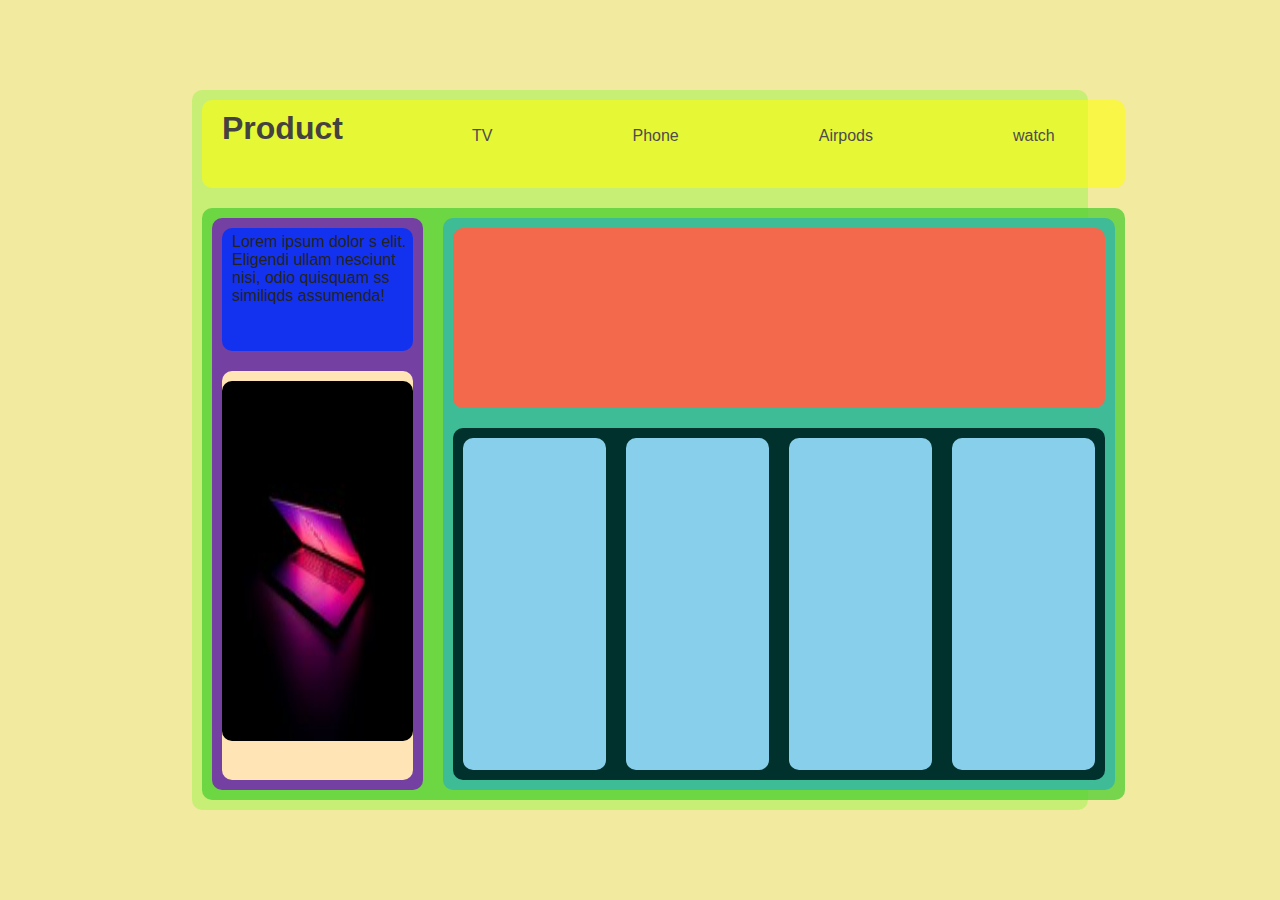
<file: 2-dars/index.html>
<!DOCTYPE html>
<html lang="en">

<head>
    <meta charset="UTF-8">
    <meta http-equiv="X-UA-Compatible" content="IE=edge">
    <meta name="viewport" content="width=device-width, initial-scale=1.0">
    <title>Grid part 2</title>
    <link rel="stylesheet" href="style.css">
</head>

<body>
    <div class="container">
        <div class="navigation">
            <h1>Product</h1>
            <ul class="collection">
                <li class="collection_item">TV</li>
                <li class="collection_item">Phone</li>
                <li class="collection_item">Airpods</li>
                <li class="collection_item">watch</li>
            </ul>
</div>
        <div class="section">
            <div class="sidebar">
                <div class="opper_sidebar"><p>Lorem ipsum dolor s elit. Eligendi ullam nesciunt nisi, odio quisquam ss similiqds assumenda!</p></div>
                <div class="bottom_sidebar"><img src="./noutbuk_klavishi_svechenie_170138_300x168.jpg" alt=""></div>
            </div>
            <div class="main">
                <div class="main_banner">
                    <div class="div1">
                        
                    </div>
                </div>
                <div class="main_article">
                    <div class="product"></div>
                    <div class="product"></div>
                    <div class="product"></div>
                    <div class="product"></div>
                </div>
            </div>
        </div>
    </div>
</body>

</html>
</file>
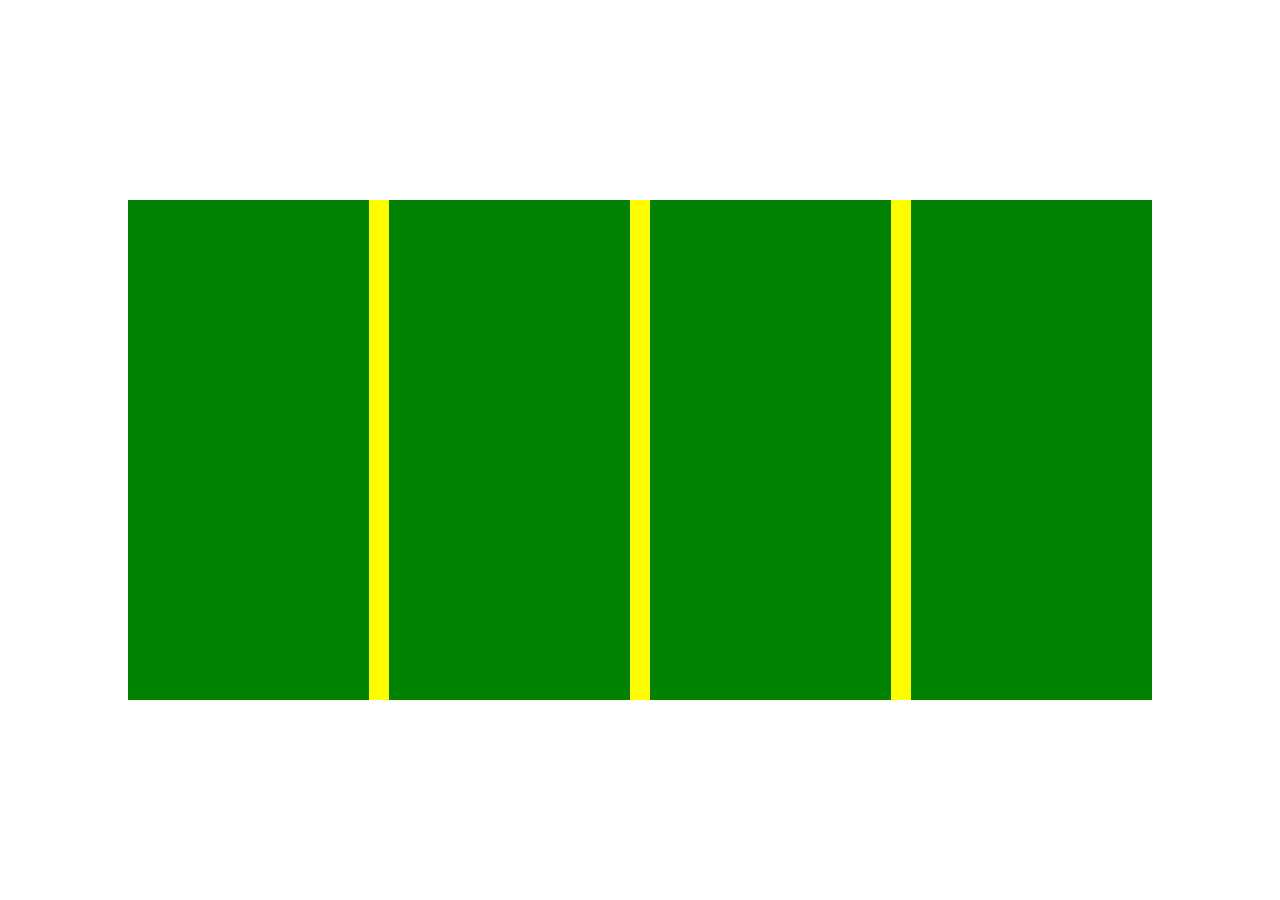
<file: 4-dars/index.html>
<!DOCTYPE html>
<html lang="en">

<head>
    <meta charset="UTF-8">
    <meta http-equiv="X-UA-Compatible" content="IE=edge">
    <meta name="viewport" content="width=device-width, initial-scale=1.0">
    <title>Media query</title>
    <link rel="stylesheet" href="style.css">   
</head>

<body>
    <!-- <div class="container">
        <div class="product"></div>
        <div class="product"></div>
        <div class="product"></div>
        <div class="product"></div>
    </div> -->

    <!-- <div class="box">

    </div> -->

    <div class="wrapper">
        <div class="box"></div>
        <div class="box"></div>
        <div class="box"></div>
        <div class="box"></div>
    </div>
</body>

</html>
</file>
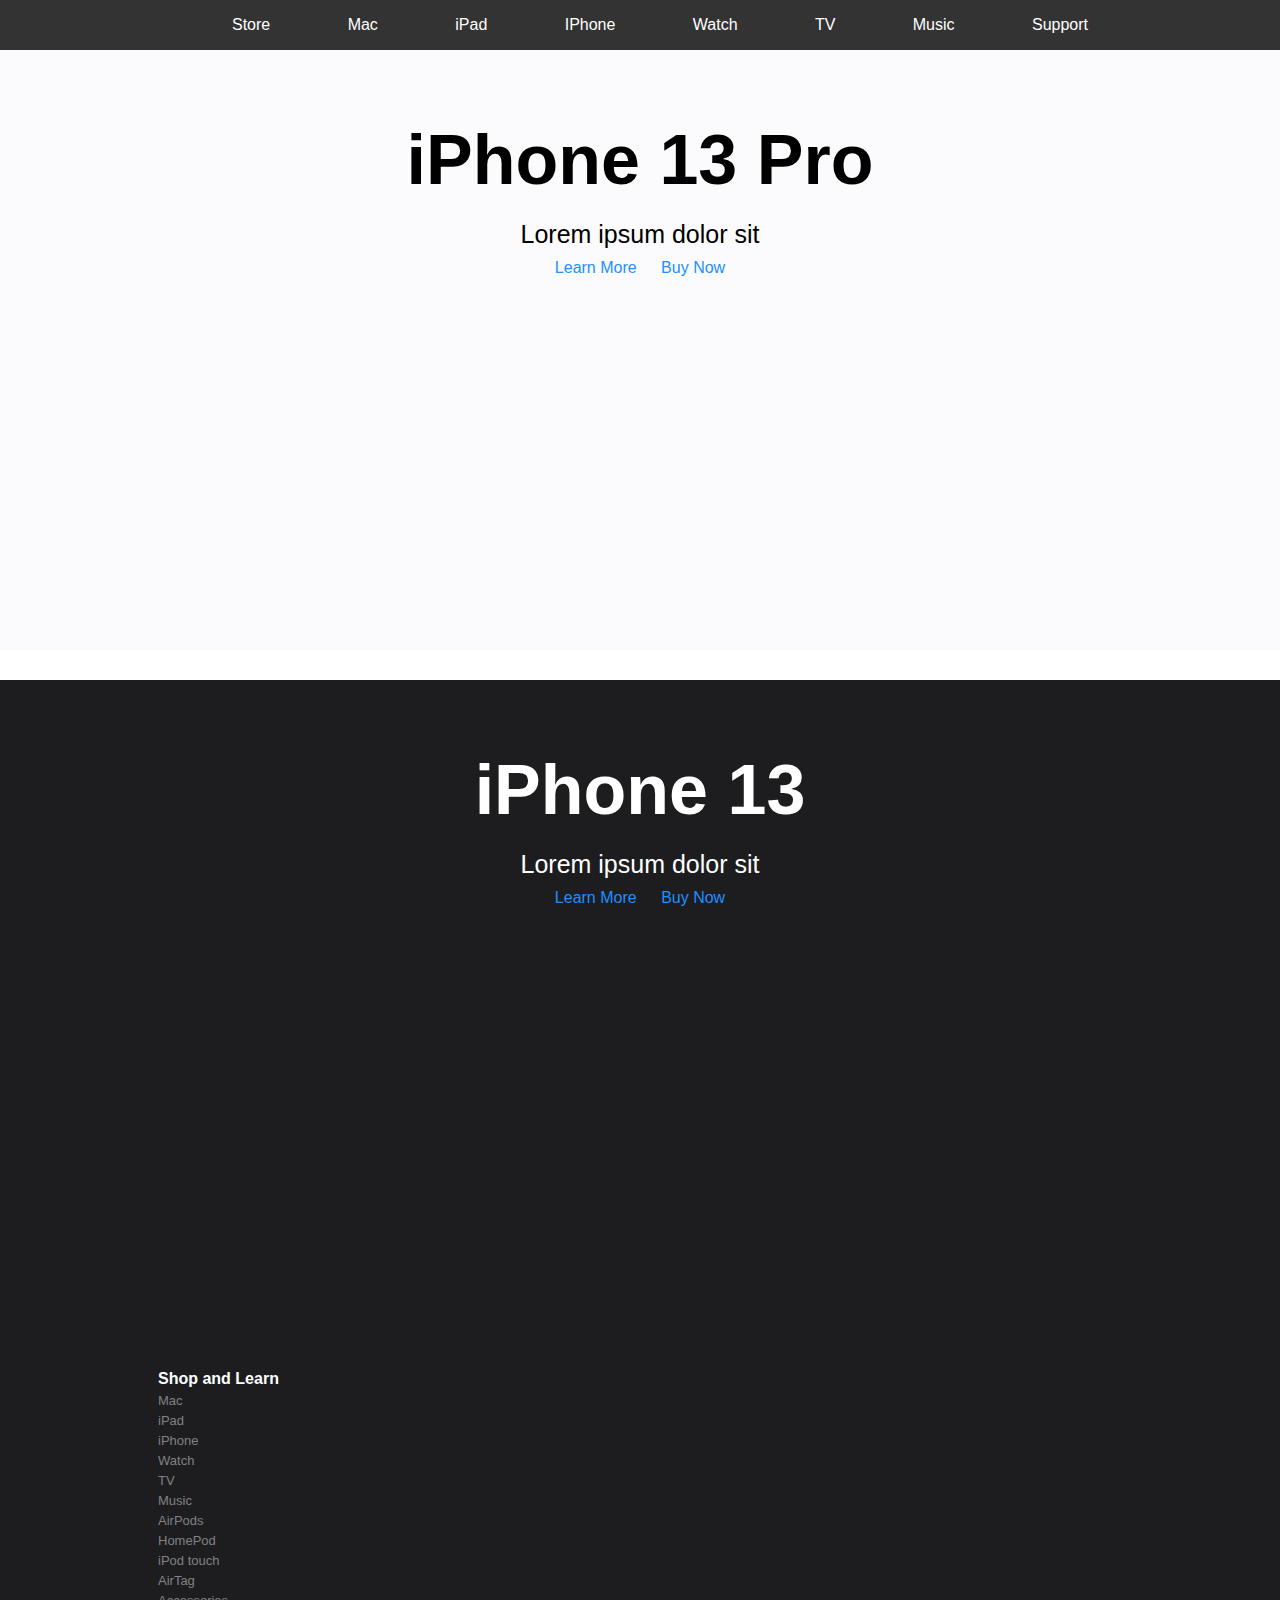
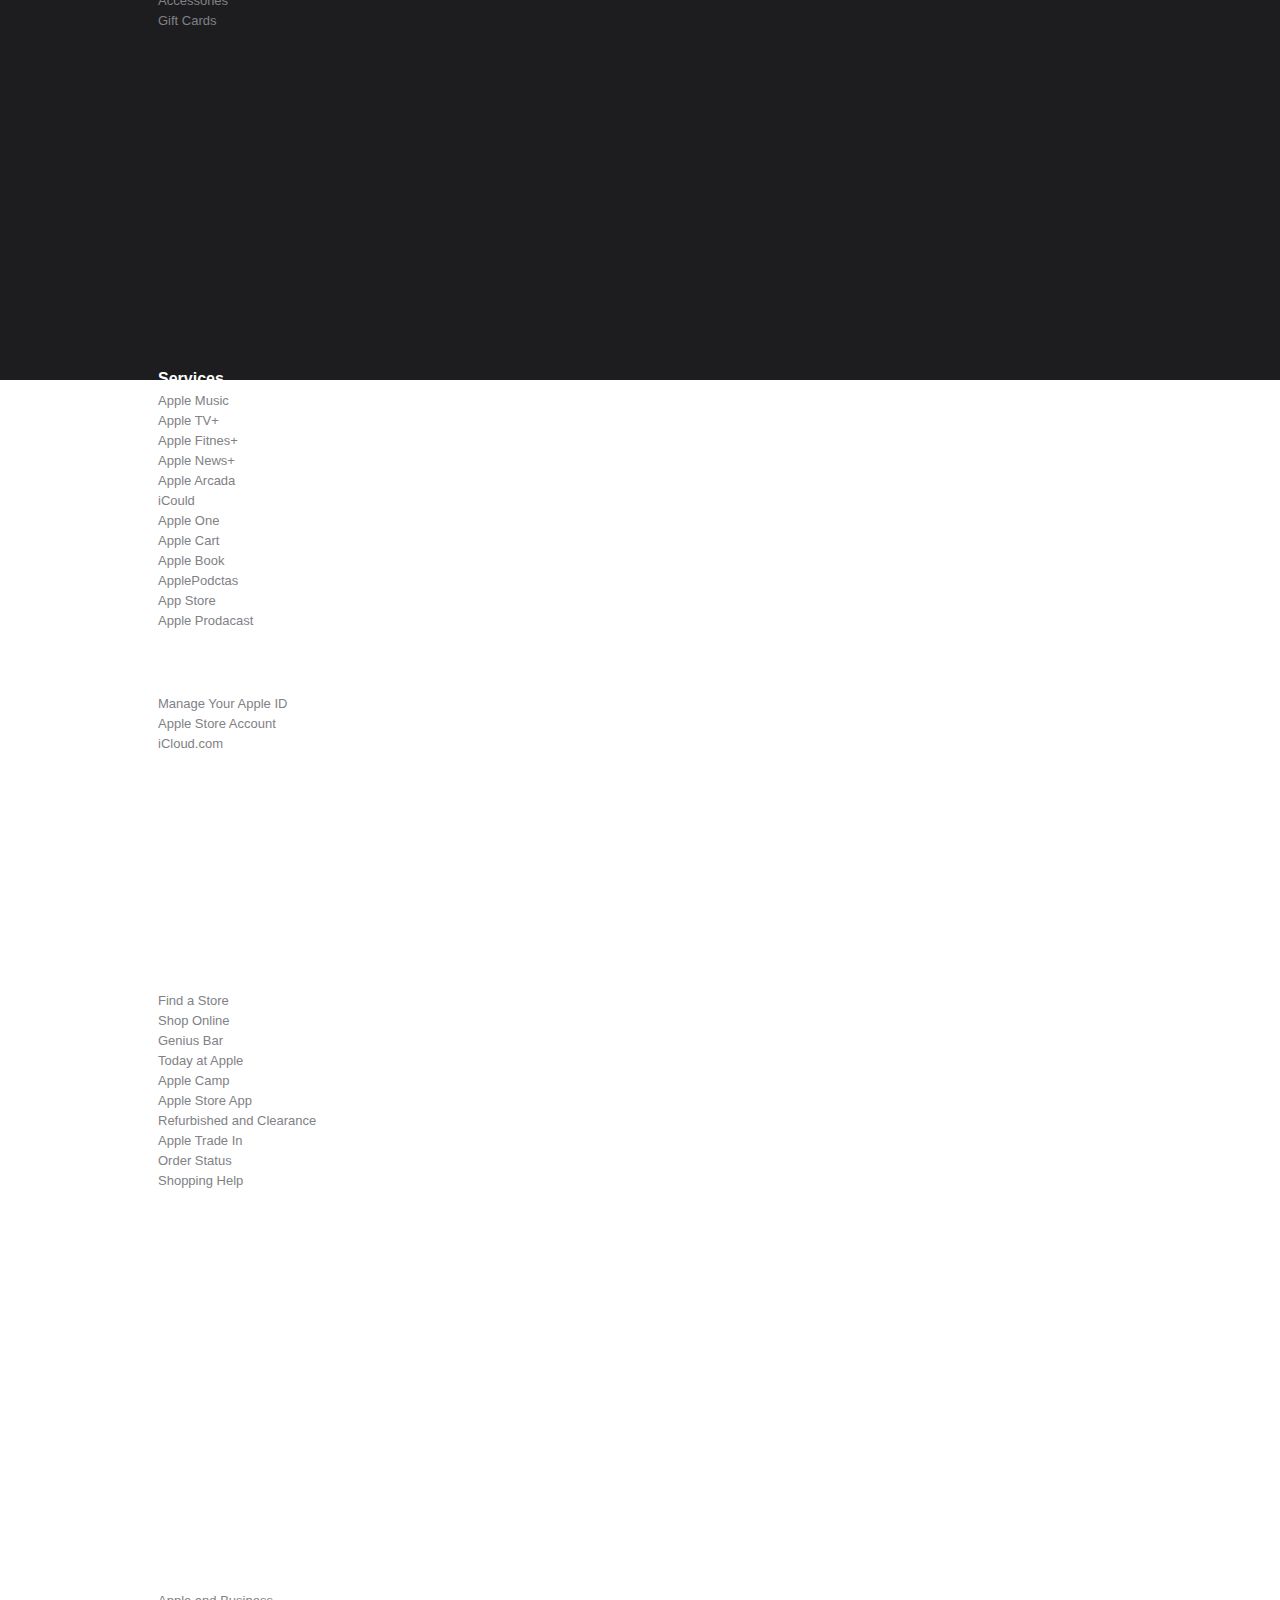
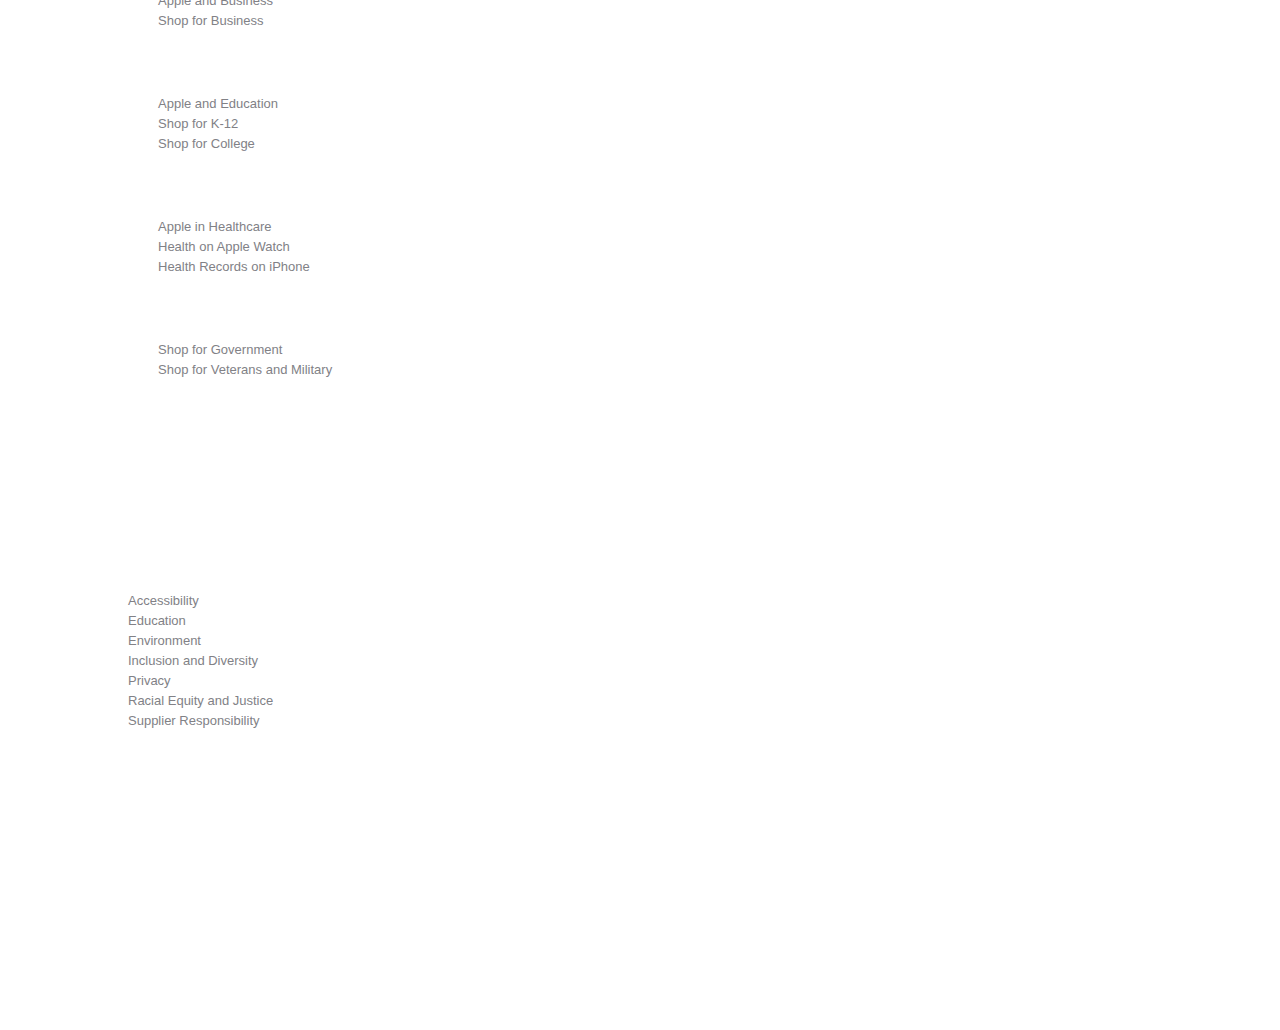
<file: 5 dars/index.html>
<!DOCTYPE html>
<html lang="en">

<head>
    <meta charset="UTF-8">
    <meta http-equiv="X-UA-Compatible" content="IE=edge">
    <meta name="viewport" content="width=device-width, initial-scale=1.0">
    <title>Apple</title>
    <link rel="stylesheet" href="style.css">
    <link rel="shortcut icon"
        href="https://www.google.com/search?q=apple+logo&rlz=1C1GGRV_enUZ944UZ944&sxsrf=AOaemvIV97b9P3H7MgRjnJly9NcdjHlaJQ:1632674428293&tbm=isch&source=iu&ictx=1&fir=u00m0GWsAUf4dM%252Cm4NEkpjDqpHsQM%252C_%253B9u6hdls9qEal4M%252CGCMA_xk3Ll4utM%252C_%253Bb9g25tXYyzZG0M%252Cr8sI8cLl0ha2yM%252C_%253BoKWzWtb2utp-0M%252CCdjCcLkiCm955M%252C_%253Bs_Tltf275TRPzM%252C6CTuWLa7HSOs5M%252C_%253BjflaWltkpawoaM%252Cb_83H4SKwPwdlM%252C_%253BxxjdPnHuxO2uJM%252CHYPLG9gJjXqC6M%252C_%253BsUyeycyXTmiseM%252CiPpXtxTjecazaM%252C_%253BBBX5a31UyGJJSM%252CrqSkZU_fYXElbM%252C_%253BRBIqrDTbmz3AWM%252CPaxpXWJhmhmtiM%252C_%253Bj84MmT8OAZO8yM%252C9xl0UFwgbEmyIM%252C_%253BKmMoWiUquMSe1M%252CBu0qoyhsOMM94M%252C_%253BiJDn_jDoaO42aM%252ChQyhXFqEZa4aeM%252C_%253BazUrzlcJDjgYyM%252CvNGRh149iDf6XM%252C_%253BsXHgQz3LB_xqBM%252CvNGRh149iDf6XM%252C_&vet=1&usg=AI4_-kT6-6DbISyZJygqgd6Oq40RVuFwow&sa=X&ved=2ahUKEwiuwdOaip3zAhUPv4sKHYmwAC0Q9QF6BAgREAE#imgrc=9u6hdls9qEal4M"
        type="image/x-icon">
    <link rel="stylesheet" href="https://cdnjs.cloudflare.com/ajax/libs/font-awesome/6.0.0-beta2/css/all.min.css"
        integrity="sha512-YWzhKL2whUzgiheMoBFwW8CKV4qpHQAEuvilg9FAn5VJUDwKZZxkJNuGM4XkWuk94WCrrwslk8yWNGmY1EduTA=="
        crossorigin="anonymous" referrerpolicy="no-referrer" />
</head>

<body>
    <div class="navigation">
        <div class="navigation_container">
            <div class="header_control">
                <i class="fas fa-bars"></i>
            </div>
            <div class="header_logo">
                <i class="fab fa-apple"></i>
            </div>

            <ul class="collection">
                <li>Store</li>
                <li>Mac</li>
                <li>iPad</li>
                <li>IPhone</li>
                <li>Watch</li>
                <li>TV</li>
                <li>Music</li>
                <li>Support</li>
            </ul>
            <div class="header_shop">
                <i class="fas fa-shopping-bag"></i>

            </div>
        </div>
    </div>

    <div class="iphone_13_Pro">
        <div class="banner_info">
            <h1>iPhone 13 Pro</h1>
            <p>Lorem ipsum dolor sit</p>
            <div class="banner_links">
                <a href="">Learn More</a>
                <a href="">Buy Now</a>
            </div>
        </div>
    </div>

    <div class="iphone_13">
        <div class="banner_info">
            <h1>iPhone 13 </h1>
            <p>Lorem ipsum dolor sit</p>
            <div class="banner_links">
                <a href="">Learn More</a>
                <a href="">Buy Now</a>
            </div>
        </div>
    </div>

    <div class="footer">
        <div class="footer_container">
            <div class="footer_left">
                <ul class="coollection">
                    <p class="shop">Shop and Learn</p>
                    <li class="collection_item">Mac</li>
                    <li class="collection_item">iPad</li>
                    <li class="collection_item">iPhone</li>
                    <li class="collection_item">Watch</li>
                    <li class="collection_item">TV</li>
                    <li class="collection_item">Music</li>
                    <li class="collection_item">AirPods</li>
                    <li class="collection_item">HomePod</li>
                    <li class="collection_item">iPod touch</li>
                    <li class="collection_item">AirTag</li>
                    <li class="collection_item">Accessories</li>
                    <li class="collection_item">Gift Cards</li>
                </ul>
            </div>
            <div class="footer_left_2">
                <ul class="coollection">
                    <p class="Ser">Services</p>
                    <li class="collection_item">Apple Music</li>
                    <li class="collection_item">Apple TV+</li>
                    <li class="collection_item">Apple Fitnes+</li>
                    <li class="collection_item">Apple News+</li>
                    <li class="collection_item">Apple Arcada</li>
                    <li class="collection_item">iCould</li>
                    <li class="collection_item">Apple One</li>
                    <li class="collection_item">Apple Cart</li>
                    <li class="collection_item">Apple Book</li>
                    <li class="collection_item">ApplePodctas</li>
                    <li class="collection_item">App Store</li>
                    <li class="collection_item">Apple Prodacast</li>
                </ul>
                <div class="div">
                    <ul class="coollection">
                        <p class="aer">Accound</p>
                        <li class="collection_item">Manage Your Apple ID</li>
                        <li class="collection_item">Apple Store Account</li>
                        <li class="collection_item">iCloud.com</li>
                    </ul>

                </div>
            </div>
            <div class="footer_right">
                <ul class="coollection">
                    <p class="App">Apple Store</p>
                    <li class="collection_item">Find a Store</li>
                    <li class="collection_item">Shop Online</li>
                    <li class="collection_item">Genius Bar</li>
                    <li class="collection_item">Today at Apple</li>
                    <li class="collection_item">Apple Camp</li>
                    <li class="collection_item">Apple Store App</li>
                    <li class="collection_item">Refurbished and Clearance</li>
                    <li class="collection_item">Apple Trade In</li>
                    <li class="collection_item">Order Status</li>
                    <li class="collection_item">Shopping Help</li>
                </ul>

            </div>

            <div class="footer_right_2">
                <ul class="coollection">
                    <p class="App">For Business</p>
                    <li class="collection_item">Apple and Business</li>
                    <li class="collection_item">Shop for Business</li>
                </ul>


                <ul class="coollection">
                    <p class="App">For Education</p>
                    <li class="collection_item">Apple and Education</li>
                    <li class="collection_item">Shop for K-12</li>
                    <li class="collection_item">Shop for College</li>
                </ul>

                <ul class="coollection">
                    <p class="App">For Healthcare</p>
                    <li class="collection_item">Apple in Healthcare</li>
                    <li class="collection_item">Health on Apple Watch</li>
                    <li class="collection_item">Health Records on iPhone</li>
                </ul>

                <ul class="coollection">
                    <p class="App">For Government</p>
                    <li class="collection_item">Shop for Government</li>
                    <li class="collection_item">Shop for Veterans and Military</li>
                </ul>


            </div>

            <div class="footer_ul">
                <ul class="colletion">
                    <li class="App">Apple Values</li>
                    <li class="collection_item">Accessibility</li>
                    <li class="collection_item">Education</li>
                    <li class="collection_item">Environment</li>
                    <li class="collection_item">Inclusion and Diversity</li>
                    <li class="collection_item">Privacy</li>
                    <li class="collection_item">Racial Equity and Justice</li>
                    <li class="collection_item">Supplier Responsibility</li>

                </ul>

                <!-- <div class="footerr">
                    <ul class="collection">
                    <li class="Adp">About Apple</li>
                    <li class="Adl">About Apple</li>
                    <li class="Adl">About Apple</li>
                    <li class="Adl">About Apple</li>
                    <li class="Adl">About Apple</li>
                    <li class="Adl">About Apple</li>
                    <li class="Adl">About Apple</li>
                    <li class="Adl">About Apple</li>
                </ul>

                </div> -->

            </div>

        </div>
    </div>

</body>

</html>
</file>
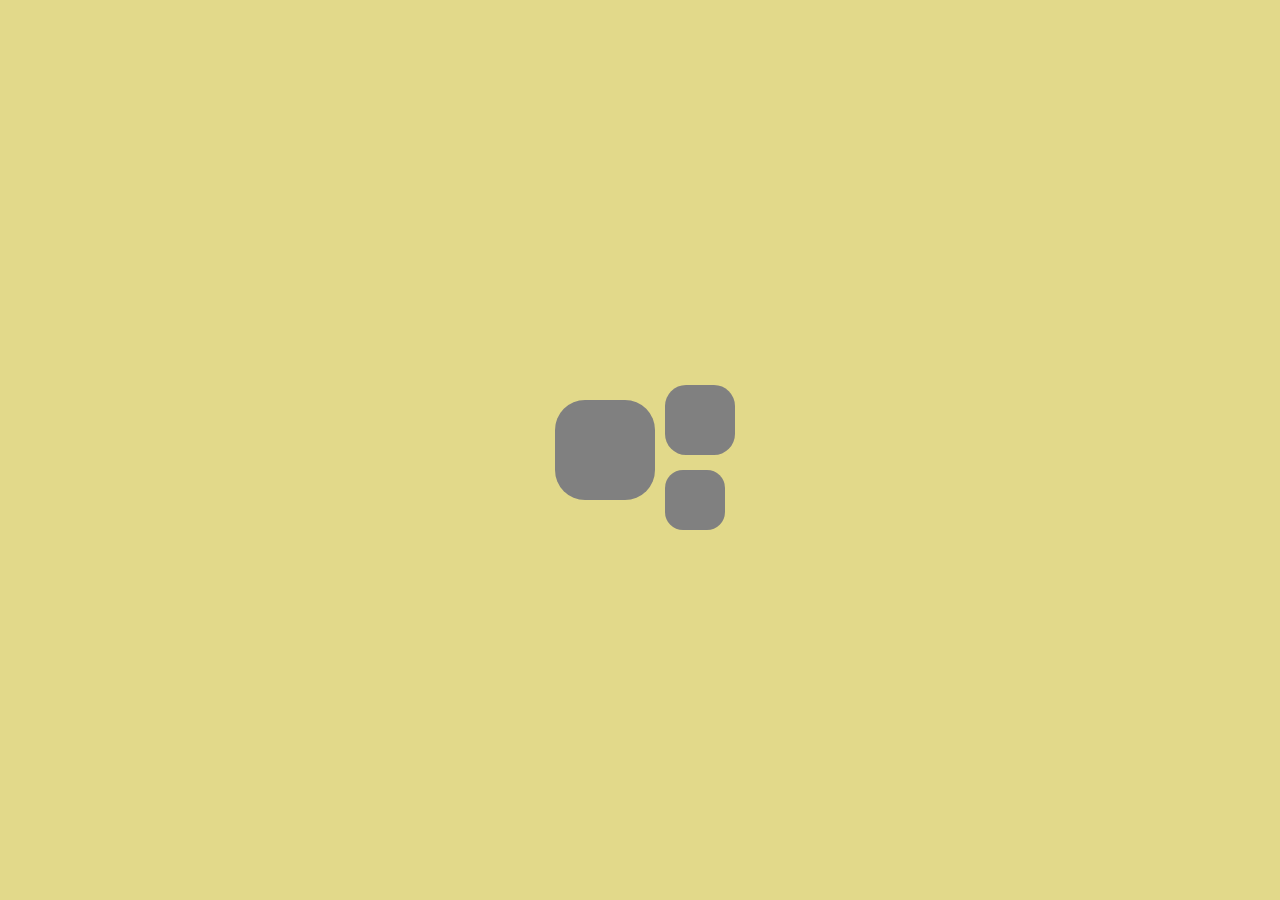
<file: 8-dars vazifasi/index.html>
<!DOCTYPE html>
<html lang="en">
<head>
    <meta charset="UTF-8">
    <meta http-equiv="X-UA-Compatible" content="IE=edge">
    <meta name="viewport" content="width=device-width, initial-scale=1.0">
    <title>Document</title>
    <link rel="stylesheet" href="style.css">
</head>
<body>
    <div class="box"><i class="fab fa-setting"></i></div>
    <div class="wrapper"></div>
    <div class="container"></div>
</body>
</html>
</file>
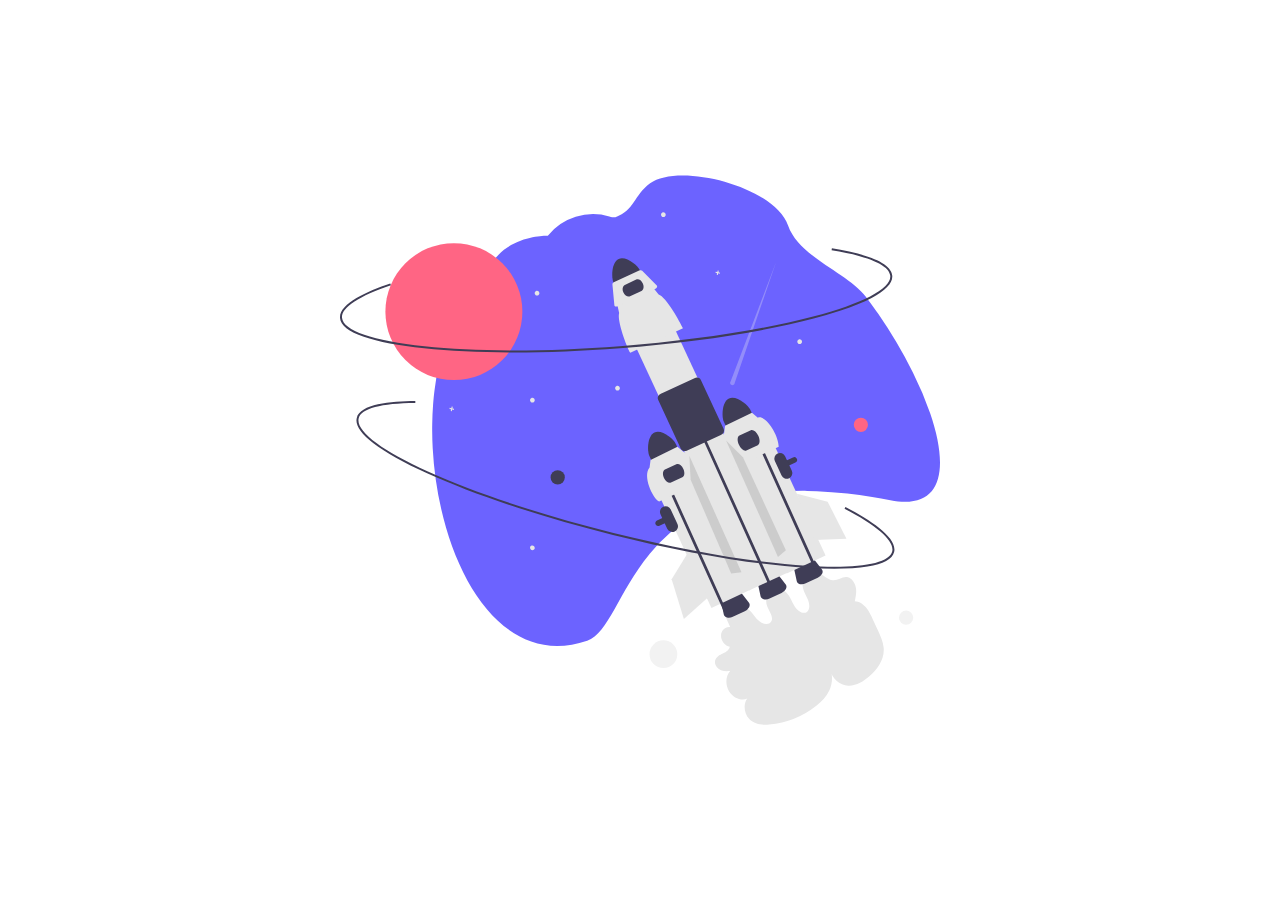
<file: 9-dars/index.html>
<!DOCTYPE html>
<html lang="en">
<head>
    <meta charset="UTF-8">
    <meta http-equiv="X-UA-Compatible" content="IE=edge">
    <meta name="viewport" content="width=device-width, initial-scale=1.0">
    <title>SVG ANIMATION | SVAGATOR</title>
    <link rel="stylesheet" href="style.css">
</head>
<body>




<svg id="a13970f5-fcb6-45bc-88b6-f9395b0a599f" data-name="Layer 1" xmlns="http://www.w3.org/2000/svg" width="902.41854" height="826.20679" viewBox="0 0 902.41854 826.20679"><path d="M726.94952,696.70767l8.67165,19.44392c-7.04887-1.12221-13.60391,4.89778-13.75121,12.62878s6.13979,15.77421,13.18911,16.8731c-1.34708,6.00231-7.16088,8.64855-12.20732,11.07451s-10.48544,6.44956-10.11,12.84517c.30146,5.13535,4.548,9.66922,9.05769,11.49215s9.24135,1.54272,13.80858,1.23684c-6.921,7.23984-7.59561,20.84776-1.51747,30.61081s18.21665,14.56912,27.30539,10.8112c-6.42186,7.98853-5.02668,22.61792,2.94328,30.86218,8.03432,8.31083,19.678,9.11525,29.85706,8.23972a132.23791,132.23791,0,0,0,71.00684-28.14c7.78173-6.1834,15.05042-13.45556,19.48953-22.94127s5.747-21.49572,1.61222-32.29045c1.1152,13.52239,14.64995,24.20276,26.82589,24.80038s22.80664-6.26052,31.84054-14.08111c12.014-10.40049,23.13736-24.9791,21.48841-42.967-.81631-8.90487-4.70578-17.46936-8.52054-25.765l-7.39565-16.08273c-2.98571-6.49278-6.03914-13.09517-10.53293-18.54375s-10.73125-9.66651-16.97307-9.62643c1.42718-6.5202,2.86077-13.28339,1.66478-20.211s-5.77577-14.10054-12.00424-15.72285c-7.92682-2.06468-14.6448,5.25038-22.6158,4.56081-7.67069-.6636-14.01-8.362-21.45871-11.4124a17.17785,17.17785,0,0,0-18.53718,3.20639c-4.722,4.6097-6.69032,12.39794-4.99586,19.76719,1.48435,6.45545,5.43465,12.14909,7.83232,18.37489s2.76983,14.231-1.8351,17.63129c-5.55664,4.103-14.01442-1.48021-18.35566-8.23484s-6.83379-14.93336-12.32361-20.614c-6.47924-6.70451-16.62148-8.27573-23.29257-3.60845s-9.22234,15.11922-5.85919,24.00383c2.74987,7.26449,9.04909,14.6135,6.86437,21.45428-2.309,7.2298-12.41262,6.31432-18.50707,1.20471s-10.14111-12.8059-16.16143-18.03027c-6.114-5.30562-14.09812-7.63035-21.10721-6.14573a21.73057,21.73057,0,0,0-15.57311,13.9151" transform="translate(-148.79073 -36.89661)" fill="#e6e6e6"/><path d="M867.34667,642.06633l-17.99256,8.35958a13.81228,13.81228,0,0,1-8.73392,1.17747c-2.61209-.61776-4.37716-2.21477-4.84109-4.3833l-4.18659-19.55422c-.7905-3.68869,2.26453-8.05314,7.26376-10.37585l9.93652-4.61663c4.99924-2.32271,10.305-1.8428,12.61429,1.14024l12.24431,15.81049c1.35812,1.75309,1.4403,4.132.22783,6.52669A13.81219,13.81219,0,0,1,867.34667,642.06633Z" transform="translate(-148.79073 -36.89661)" fill="#3f3d56"/><path d="M309.43024,280.65881A353.9984,353.9984,0,0,1,386.93192,156.602c29.00636-30.1117,74.15027-28.86051,74.15027-28.86051l.25785-.32A87.58018,87.58018,0,0,1,553.89276,98.509c4.30426,1.23514,7.615,1.78263,9.18943,1.23249,28.70712-10.04708,27.35834-32.72422,52.12616-50.99278,43.367-31.98718,187.21094,4.6535,207.4942,63.51371,16.43915,47.70488,89.82021,70.827,117.23582,107.31737q6.43059,8.55861,12.618,17.31558,2.90129,4.06824,5.73748,8.19783a730.4283,730.4283,0,0,1,52.14714,88.15542,514.11313,514.11313,0,0,1,26.10088,61.68445c28.591,83.58209,18.8138,145.8549-60.021,130.47014q-13.99815-2.739-27.32378-4.90113-19.2962-3.14892-37.24641-5.17566-24.17227-2.74893-45.99366-3.60217-7.33723-.29524-14.40509-.39579c-69.67037-.966-121.34893,12.1465-160.719,32.50168q-10.01082,5.16279-18.97332,10.92332a236.05444,236.05444,0,0,0-26.08005,19.31927,254.89837,254.89837,0,0,0-31.42249,32.19714l-.52216.6393c-46.04826,56.326-61.203,118.68168-93.23451,129.6607C383.67414,783.51013,297.07405,613.35008,288.193,446.896q-.67263-12.58159-.74315-25.09128-.04163-5.59155.055-11.15359c.14052-9.67346.567-19.28471,1.28114-28.7797q.40006-5.44542.92807-10.83322c.3879-3.87342.80989-7.72368,1.2976-11.54982C294.49493,331.442,300.58862,304.75806,309.43024,280.65881Z" transform="translate(-148.79073 -36.89661)" fill="#6c63ff"/>
    <path d="M733.83354,372.24025c-10.93522,5.09113-11.11539,27.895-7.68649,35.28386l6.21383,13.37421,39.60938-18.403-6.21383-13.37421C762.32083,381.73531,744.77678,367.16636,733.83354,372.24025Z" transform="translate(-148.79073 -36.89661)" fill="#3f3d56"/><path d="M627.39274,564.25616a4.33285,4.33285,0,0,1-4.06983-5.81934,4.29966,4.29966,0,0,1,2.24317-2.44043L830.11979,460.9583a4.33007,4.33007,0,0,1,5.752,2.10157,4.33573,4.33573,0,0,1-2.10254,5.752h-.00049L629.215,563.84991A4.30619,4.30619,0,0,1,627.39274,564.25616Z" transform="translate(-148.79073 -36.89661)" fill="#3f3d56"/><rect x="771.78772" y="414.47433" width="64.47381" height="217.68038" transform="translate(-294.43392 350.60655) rotate(-24.9202)" fill="#e6e6e6"/><path d="M567.90452,162.51413c-10.93522,5.09113-11.11539,27.895-7.68649,35.28386l6.21383,13.37421,39.60938-18.403L599.82741,179.395C596.39181,172.00919,578.84776,157.44024,567.90452,162.51413Z" transform="translate(-148.79073 -36.89661)" fill="#3f3d56"/><path d="M812.91932,664.76078l-17.99256,8.35958a13.81216,13.81216,0,0,1-8.73392,1.17747c-2.6121-.61775-4.37717-2.21476-4.84109-4.3833l-4.1866-19.55421c-.79049-3.68869,2.26453-8.05314,7.26377-10.37585l9.93651-4.61664c4.99924-2.32271,10.305-1.8428,12.6143,1.14025L819.224,652.31857c1.35811,1.75309,1.4403,4.132.22783,6.52668A13.81219,13.81219,0,0,1,812.91932,664.76078Z" transform="translate(-148.79073 -36.89661)" fill="#3f3d56"/><path d="M757.60057,692.20652,739.608,700.5661a13.81222,13.81222,0,0,1-8.73392,1.17747c-2.6121-.61776-4.37716-2.21476-4.84109-4.3833l-4.18659-19.55422c-.7905-3.68869,2.26452-8.05313,7.26376-10.37584l9.93652-4.61664c4.99923-2.32271,10.305-1.8428,12.61429,1.14024l12.24431,15.8105c1.35811,1.75308,1.4403,4.132.22783,6.52668A13.81219,13.81219,0,0,1,757.60057,692.20652Z" transform="translate(-148.79073 -36.89661)" fill="#3f3d56"/><rect x="668.30169" y="227.97831" width="64.47381" height="440.01582" transform="translate(-272.32893 299.98873) rotate(-24.9202)" fill="#e6e6e6"/><polyline points="548.951 403.691 542.39 389.254 546.167 387.512 552.708 401.903 647.423 611.909 643.65 613.662" fill="#3f3d56"/><polyline points="622.951 391.691 616.39 377.254 620.167 375.512 626.708 389.903 721.423 599.909 717.65 601.662" fill="#3f3d56"/><path d="M664.67094,266.81383l-79.22567,36.80928c-5.044-7.84723-20.24939-48.06017-16.83519-59.99122l-2.56272-11.37766,54.70348-25.416,7.32219,9.00725C638.94215,219.18044,660.10154,256.95133,664.67094,266.81383Z" transform="translate(-148.79073 -36.89661)" fill="#e6e6e6"/><path d="M623.03676,207.325l-56.45093,26.22784c-2.08362.968-4.30262.61217-4.95626-.79495a1.95213,1.95213,0,0,1-.17209-.6429l-2.92164-31.16788c-.1251-1.33466,1.01667-2.84708,2.76109-3.65756L598.73374,179.896c1.74442-.81048,3.63664-.70769,4.576.24866l21.93586,22.33363c1.12192,1.14229.51268,3.09757-1.36081,4.36726A6.08075,6.08075,0,0,1,623.03676,207.325Z" transform="translate(-148.79073 -36.89661)" fill="#e6e6e6"/><path d="M667.31315,451.514a7.62608,7.62608,0,0,1-1.814-.21387,5.60386,5.60386,0,0,1-3.89648-3.02539L627.09,373.992c-1.42822-3.0752.48926-7.00782,4.27442-8.76661l50.53613-23.48c3.78564-1.75976,8.02734-.6875,9.45654,2.38721l34.5127,74.2832a5.60256,5.60256,0,0,1-.20069,4.92872,8.50632,8.50632,0,0,1-4.07422,3.83789l-50.53564,23.479A8.9197,8.9197,0,0,1,667.31315,451.514Z" transform="translate(-148.79073 -36.89661)" fill="#3f3d56"/><rect x="658.61223" y="466.20786" width="64.47381" height="217.68038" transform="translate(-326.76927 307.73605) rotate(-24.9202)" fill="#e6e6e6"/><path d="M602.18887,210.58118l-17.14693,7.9667c-3.30882,1.53733-7.77287-1.02438-9.94972-5.70968s-1.25568-9.74905,2.05314-11.28637l17.14693-7.9667c3.30882-1.53733,7.77287,1.02438,9.94972,5.70968S605.4977,209.04386,602.18887,210.58118Z" transform="translate(-148.79073 -36.89661)" fill="#3f3d56"/><path d="M621.79921,423.44358c-10.93522,5.09113-11.11539,27.895-7.68649,35.28386l6.21383,13.37421,39.60938-18.403L653.7221,440.3244C650.2865,432.93864,632.74245,418.36969,621.79921,423.44358Z" transform="translate(-148.79073 -36.89661)" fill="#3f3d56"/><path d="M440.1517,377.92488c-3.862,2.57319-7.8147-3.55124-3.87848-6.01018C440.135,369.34165,444.08773,375.46609,440.1517,377.92488Z" transform="translate(-148.79073 -36.89661)" fill="#e6e6e6"/><path d="M842.1517,289.92488c-3.862,2.57319-7.8147-3.55124-3.87848-6.01018C842.135,281.34165,846.08773,287.46609,842.1517,289.92488Z" transform="translate(-148.79073 -36.89661)" fill="#e6e6e6"/><path d="M568.1517,359.92488c-3.862,2.57319-7.8147-3.55124-3.87848-6.01018C568.135,351.34165,572.08773,357.46609,568.1517,359.92488Z" transform="translate(-148.79073 -36.89661)" fill="#e6e6e6"/><path d="M440.1517,599.92488c-3.862,2.57319-7.8147-3.55124-3.87848-6.01018C440.135,591.34165,444.08773,597.46609,440.1517,599.92488Z" transform="translate(-148.79073 -36.89661)" fill="#e6e6e6"/><path d="M637.1517,98.92488c-3.862,2.57319-7.8147-3.55124-3.87848-6.01018C637.135,90.34165,641.08773,96.46609,637.1517,98.92488Z" transform="translate(-148.79073 -36.89661)" fill="#e6e6e6"/><path d="M447.1517,216.92488c-3.862,2.57319-7.8147-3.55124-3.87848-6.01018C447.135,208.34165,451.08773,214.46609,447.1517,216.92488Z" transform="translate(-148.79073 -36.89661)" fill="#e6e6e6"/><polygon points="571.639 146.2 569.182 145.661 569.72 143.203 568.082 142.844 567.543 145.302 565.086 144.764 564.727 146.402 567.184 146.941 566.646 149.398 568.284 149.757 568.823 147.299 571.28 147.838 571.639 146.2" fill="#e6e6e6"/><polygon points="171.542 350.978 169.085 350.439 169.623 347.982 167.985 347.623 167.446 350.08 164.988 349.542 164.629 351.18 167.087 351.719 166.549 354.177 168.187 354.535 168.726 352.078 171.183 352.616 171.542 350.978" fill="#e6e6e6"/><path d="M824.22,492.33287a8.50983,8.50983,0,0,1-11.29014-4.12709l-10.11253-21.7655a8.5,8.5,0,0,1,15.41723-7.163l10.11253,21.76549A8.50983,8.50983,0,0,1,824.22,492.33287Z" transform="translate(-148.79073 -36.89661)" fill="#3f3d56"/><path d="M652.22,572.33287a8.50983,8.50983,0,0,1-11.29014-4.12709l-10.11253-21.7655a8.5,8.5,0,0,1,15.41723-7.163l10.11253,21.76549A8.50983,8.50983,0,0,1,652.22,572.33287Z" transform="translate(-148.79073 -36.89661)" fill="#3f3d56"/><path d="M808.64176,444.7781l-67.80585,31.50349c-4.317-6.71611-17.33058-41.13265-14.40852-51.34393l1.43426-11.42307,40.48614-19.86306,8.9714,7.505C789.95914,396.88314,808.53922,428.20455,808.64176,444.7781Z" transform="translate(-148.79073 -36.89661)" fill="#e6e6e6"/><path d="M777.16178,442.59376l-17.14693,7.96671c-3.30882,1.53733-8.34353-2.25264-11.22164-8.44728s-2.52761-12.48665.78121-14.024l17.14693-7.96671c3.30882-1.53732,8.34353,2.25264,11.22164,8.44728S780.4706,441.05644,777.16178,442.59376Z" transform="translate(-148.79073 -36.89661)" fill="#3f3d56"/><polyline points="482.951 446.691 476.39 432.254 480.167 430.512 486.708 444.903 581.423 654.909 577.65 656.662" fill="#3f3d56"/><path d="M696.60745,495.98143l-67.8059,31.50349c-10.00311-5.16492-25.29108-38.961-14.40851-51.34394l1.483428-11.42306,40.48614-19.86306,8.9714,7.505C674.58727,455.214,692.6967,487.54053,696.60745,495.98143Z" transform="translate(-148.79073 -36.89661)" fill="#e6e6e6"/><path d="M663.73193,490.79348l-17.14693,7.9667c-3.30882,1.53733-8.03047-1.57883-10.52388-6.94547s-1.82985-10.98484,1.479-12.52216l17.14693-7.96671c3.30882-1.53732,8.03047,1.57884,10.52388,6.94547S667.04075,489.25615,663.73193,490.79348Z" transform="translate(-148.79073 -36.89661)" fill="#3f3d56"/><circle class="moon"cx="171.29146" cy="204.8449" r="103" fill="#ff6584"/><path  d="M742.39622,349.02053l62.59321-182.809L736.2582,346.83222a3.44161,3.44161,0,1,0,6.138,2.18831Z" transform="translate(-148.79073 -36.89661)" fill="#f0f0f0" opacity="0.3"/><path d="M901.95012,240.05454q-18.37971,6.10836-40.75145,12.00083c-77.14515,20.311-180.54976,36.15428-291.16558,44.61271-110.61535,8.45828-215.22739,8.51948-294.5635.17426-38.6472-4.06578-69.21495-9.91317-90.85368-17.381-22.90943-7.9053-34.94724-17.43191-35.77952-28.31364-1.62074-21.19968,40.21258-39.85854,75.59194-51.77816l.95819,2.84289C176.80129,218.58114,150.6779,235.879,151.8281,250.9191c1.4643,19.15595,46.64436,34.80631,123.95529,42.93958,79.16179,8.327,183.58052,8.26316,294.02138-.18138,110.44009-8.44531,213.6549-24.25739,290.63031-44.52332,75.17352-19.79057,117.45048-42.12921,115.98557-61.28547-1.21629-15.90466-32.56722-29.51036-88.2777-38.3124l.46834-2.963c40.48,6.39573,89.09256,18.70823,90.80107,41.04675.83181,10.88188-9.61776,22.12737-31.05892,33.424C936.13107,227.5031,920.60136,233.856,901.95012,240.05454Z" transform="translate(-148.79073 -36.89661)" fill="#3f3d56"/><circle cx="783.42532" cy="375.13624" r="10.70234" fill="#ff6584"/><circle cx="851.42532" cy="665.13624" r="10.70234" fill="#f2f2f2"/><circle cx="486.42532" cy="720.13624" r="20.86614" fill="#f2f2f2"/><circle cx="327.42532" cy="454.13624" r="10.70234" fill="#3f3d56"/><polygon points="687.226 478.768 733.402 490.721 761.723 546.349 713.843 548.227 687.226 478.768" fill="#e6e6e6"/><polygon points="580.645 398.574 606.059 424.002 670.606 563.557 658.722 573.824 580.645 398.574" fill="#ccc"/><polygon points="525.386 421.624 527.38 457.52 588.304 598.694 603.88 596.688 525.386 421.624" fill="#ccc"/><polygon points="523.723 566.637 498.854 607.339 517.187 667.008 552.9 635.061 523.723 566.637" fill="#e6e6e6"/><path d="M892.19547,628.54368q-19.36816,0-42.45654-1.46387c-79.61377-5.05566-182.7378-22.63281-290.376-49.49219-107.63769-26.85937-206.93017-59.79394-279.58545-92.73437-35.39258-16.04688-62.55615-31.23633-80.73535-45.14746-19.24707-14.727-27.666-27.564-25.02393-38.15283,5.14795-20.62891,50.731-25.14209,88.064-25.29541l.01269,3c-51.26806.21044-81.51367,8.38671-85.16552,23.022-4.65186,18.64013,33.28662,47.74072,104.08691,79.84131,72.49561,32.86816,171.60547,65.73925,279.07324,92.55664,107.46729,26.8164,210.40137,44.36328,289.83985,49.4082,77.57861,4.92773,124.74316-2.9375,129.39453-21.57812,3.86181-15.47657-21.59815-38.2754-71.68945-64.19825l1.3789-2.66406c36.397,18.83594,78.64551,45.85156,73.22168,67.58887C979.59244,613.823,966.12955,621.199,942.21988,625.157,928.59049,627.41282,911.84977,628.54368,892.19547,628.54368Z" transform="translate(-148.79073 -36.89661)" fill="#3f3d56"/></svg>









    <!-- <svg width="100" height="100">
        <circle cx="50" cy="50" r="40" stroke="blue" stroke_width="4" fill="red"/>
    </svg> -->
</body>
</html>
</file>
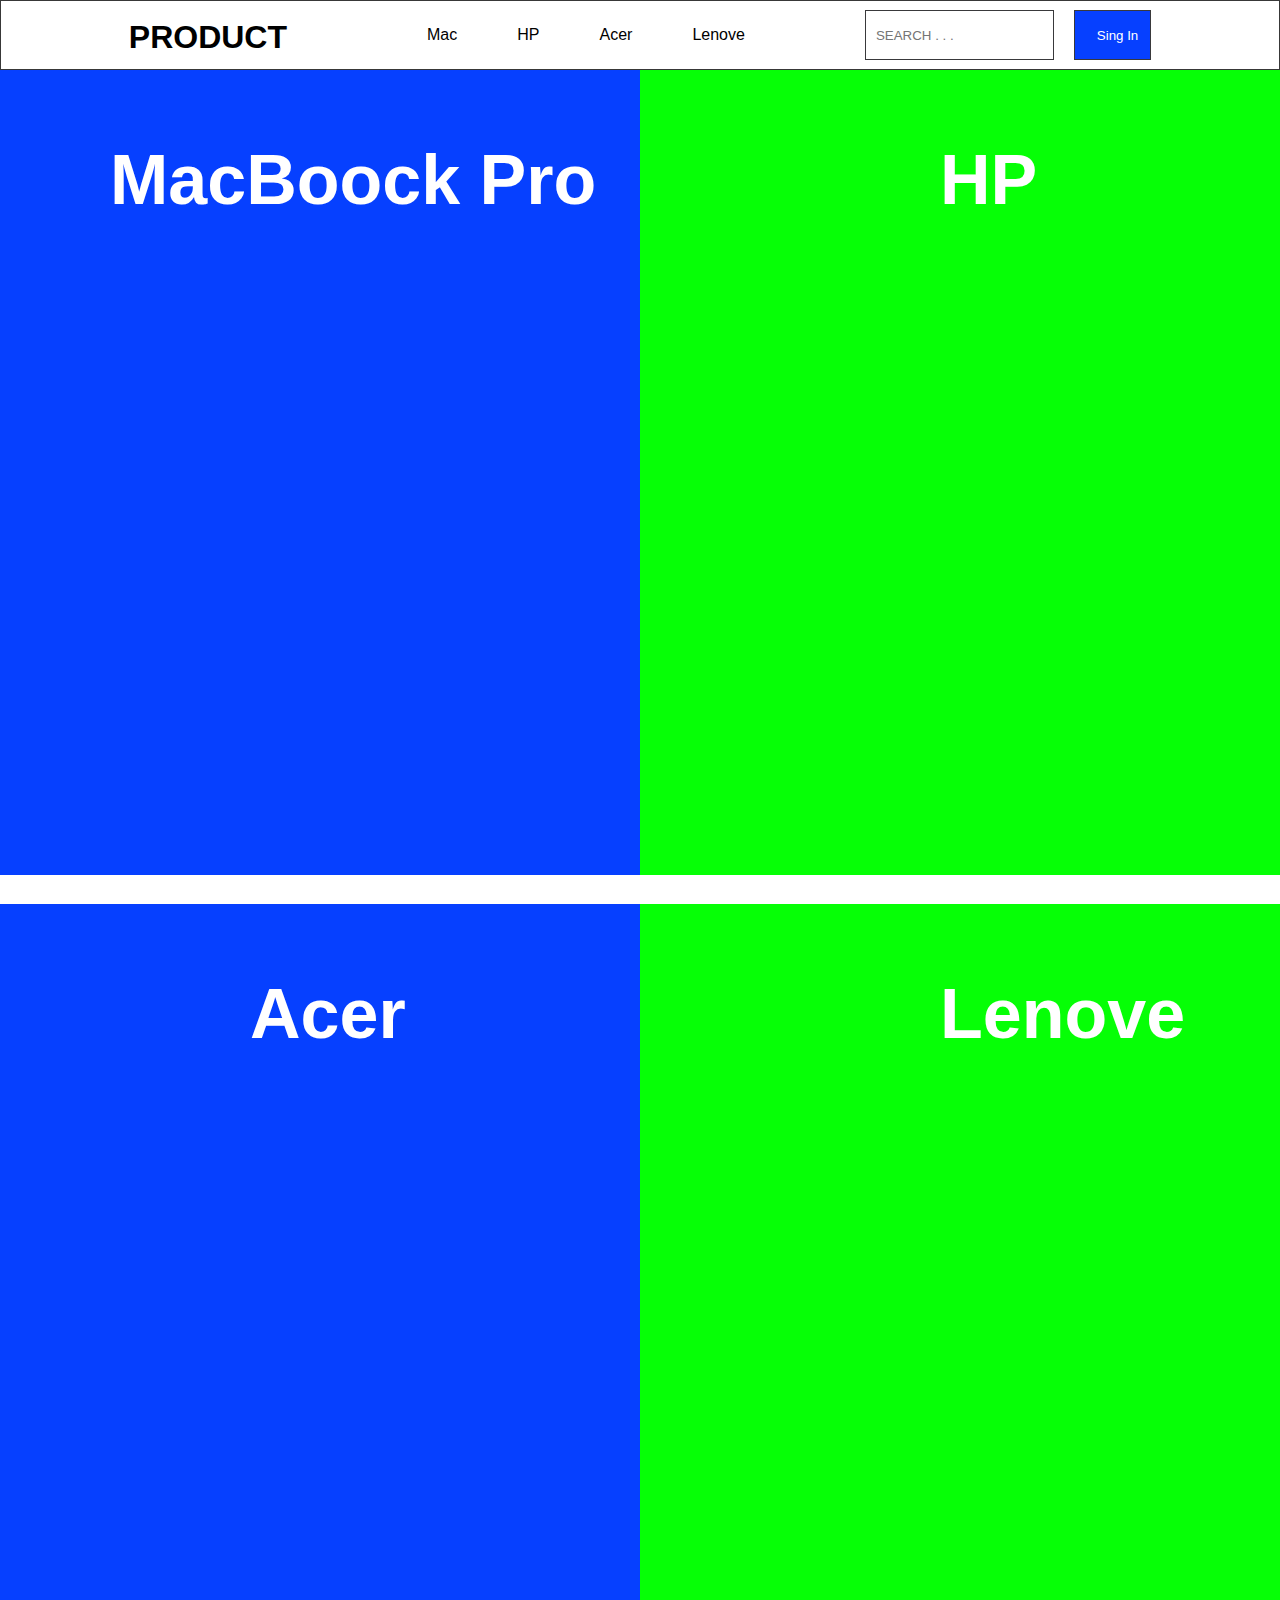
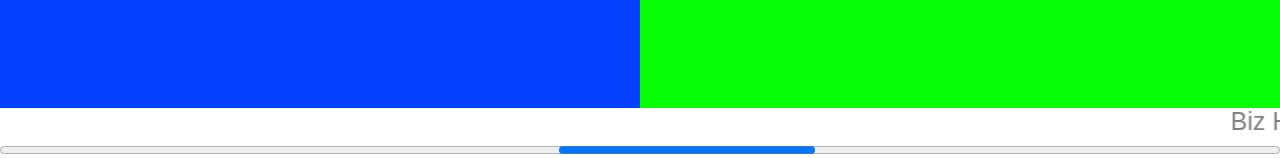
<file: qo`shimcha/index.html>
<!DOCTYPE html>
<html lang="en">

<head>
    <meta charset="UTF-8">
    <meta http-equiv="X-UA-Compatible" content="IE=edge">
    <meta name="viewport" content="width=device-width, initial-scale=1.0">
    <title>uZciTy</title>
    <link rel="stylesheet" href="style.css">
</head>

<body>
    <div class="navigation">
        <div class="navigation_container">
            <h1>PRODUCT</h1>
            <ul class="collection">
                <li class="item"><a href="#">Mac</a></li>
                <li class="item"><a href="#">HP</a></li>
                <li class="item"><a href="#">Acer</a></li>
                <li class="item"><a href="#">Lenove</a></li>
                </ul>
                <input type="text" placeholder="SEARCH . . .">
        
                <button>Sing In</button>
            </div>
    </div>
    <div class="container">
        <div class="div">
            <h1>MacBoock Pro</h1>
        </div>
        <div class="gif">
            <h1>HP</h1>
    </div>

    </div>
    <div class="wrapper">
        <div class="div">
            <h1 class="h1_2">Acer</h1>
        </div>
        <div class="gif">
            <h1 class="h1_1">Lenove</h1>
    </div>
    
    </div>
    <marquee>Biz     Haridingizdan    Hursandmiz!    KATTA RAHMAT   </marquee>
    <progress></progress>

</body>

</html>
</file>
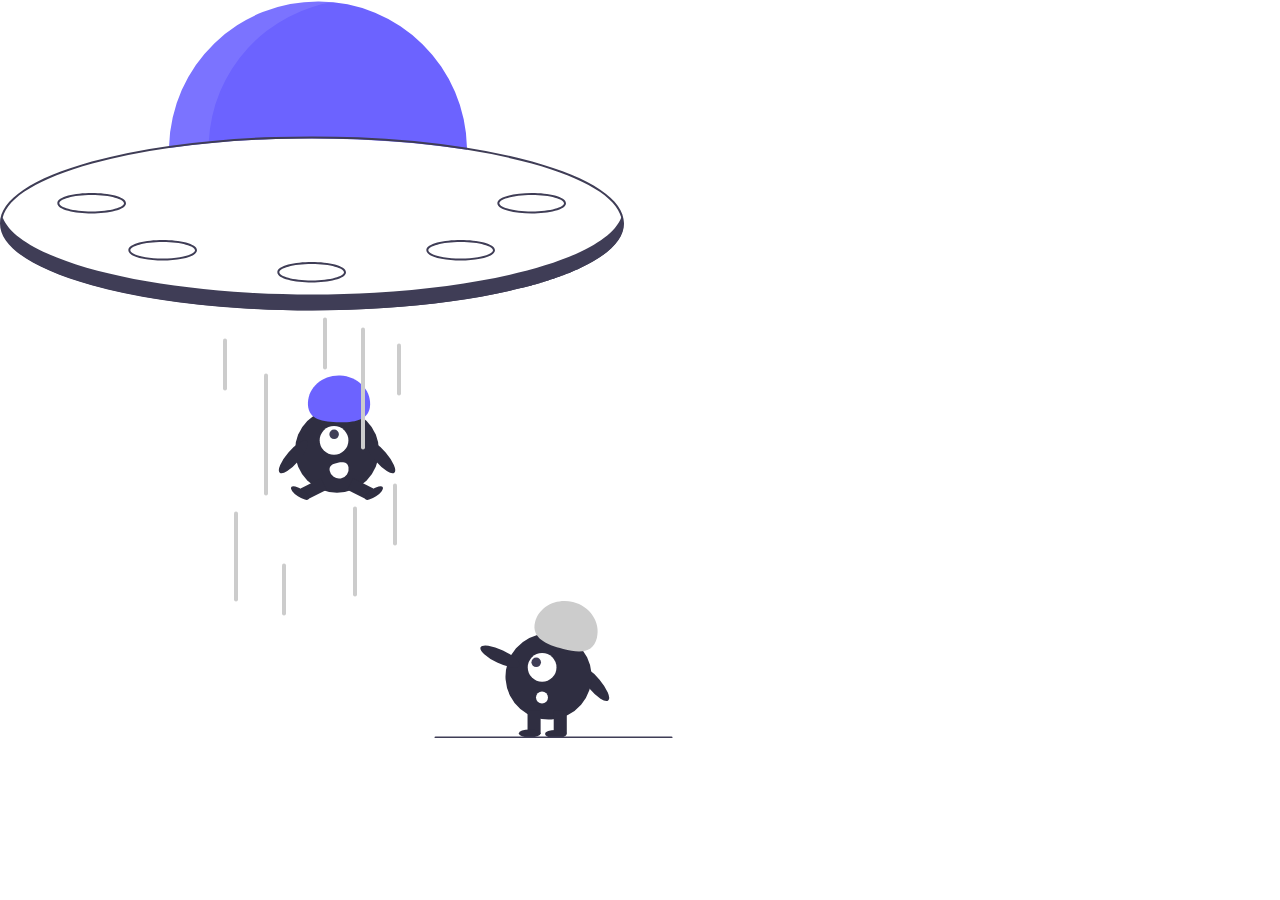
<file: uyga vazifa/index.html>
<!DOCTYPE html>
<html lang="en">

<head>
    <meta charset="UTF-8">
    <meta http-equiv="X-UA-Compatible" content="IE=edge">
    <meta name="viewport" content="width=device-width, initial-scale=1.0">
    <title>Document</title>
    <link rel="stylesheet" href="style.css">
</head>

<body>

    <svg id="e3553d74-0590-491b-b28e-952d4d1eac83" data-name="Layer 1" xmlns="http://www.w3.org/2000/svg"
        width="672.5315" height="738.39398" viewBox="0 0 672.5315 738.39398">
        <path
            d="M730.73425,230.607c-46.62012-7.44-99.71-11.41-155-11.41-50.6001,0-99.3501,3.32-142.98,9.58.01026-.67005.02-1.34.04981-2.01a148.99943,148.99943,0,0,1,297.91015,1.82C730.72449,229.267,730.73425,229.937,730.73425,230.607Z"
            transform="translate(-263.73425 -80.80301)" fill="#6c63ff" />
        <g opacity="0.1">
            <path
                d="M601.28454,82.14432A149.04745,149.04745,0,0,0,432.35339,225.373c-.03027.67-.04,1.34-.0498,2.01,12.96191-1.85981,26.38476-3.4535,40.165-4.78431A149.02172,149.02172,0,0,1,601.28454,82.14432Z"
                transform="translate(-263.73425 -80.80301)" fill="#fff" />
        </g>
        <path
            d="M795.91443,242.427a600.121,600.121,0,0,0-65.2002-13.84,943.3639,943.3639,0,0,0-108.73974-10.45c-15.17041-.62-30.62012-.94-46.24024-.94-12.37988,0-24.66015.2-36.77.6a973.28988,973.28988,0,0,0-106.16015,8.97,624.29224,624.29224,0,0,0-77.25,15.66c-59.21,16.37-91.81983,38.31-91.81983,61.77s32.60987,45.4,91.81983,61.77c41.64013,11.52,92.98,19.37,148.92041,22.97,23.08984,1.5,46.96,2.26,71.25976,2.26,24.37988,0,48.33008-.77,71.49024-2.27,50.90966-3.29,98.00976-10.1,137.42968-20,.21-.06.41016-.11.62012-.16,2.66016-.66,5.27979-1.35,7.87012-2.04.92969-.26,1.84961-.51,2.77-.76a.97843.97843,0,0,1,.15967-.05c.88037-.24,1.75-.49,2.62011-.73,1.74024-.5,3.46-.99,5.14991-1.5.08007-.02.1499-.04.22021-.06,1.46973-.44,2.91016-.88,4.33984-1.32,1.16993-.37,2.33008-.73,3.48-1.1q1.26051-.405,2.49024-.81c.6001-.2,1.18994-.39,1.77-.59.79-.26,1.58008-.53,2.35986-.8.33008-.11.66016-.22.98-.34.75-.25,1.48-.51,2.21-.77.79-.28,1.58008-.57,2.35987-.85.65039-.23,1.30029-.47,1.93994-.71.54-.21,1.07031-.41,1.61035-.61,1.46973-.55,2.91016-1.12006,4.33008-1.68.71-.29,1.41992-.57,2.11963-.86.68994-.28,1.39013-.57,2.07031-.86q1.67944-.70506,3.2998-1.41c.52-.24,1.0503-.47,1.56006-.68994.39014-.18.77-.35,1.16016-.53.27978-.12.56006-.25.83008-.38,1.00976-.46,2.00976-.93,2.98974-1.4q5.64039-2.7,10.52979-5.52c20.45019-11.71,31.24023-24.7,31.24023-38.2C887.73425,280.737,855.12439,258.797,795.91443,242.427Zm-.54,121.62c-41.68994,11.53-93.16992,19.38-149.26026,22.95-22.81005,1.45-46.38964,2.2-70.37988,2.2-23.91015,0-47.41015-.74-70.1499-2.19-56.18018-3.56-107.74023-11.41-149.49023-22.96-58.27-16.12-90.35987-37.37-90.35987-59.85a24.11774,24.11774,0,0,1,.74024-5.89c5.09961-20.28,36.46972-39.26,89.61963-53.96a623.80606,623.80606,0,0,1,76.66015-15.57,976.02713,976.02713,0,0,1,106.79981-9q17.88061-.585,36.18017-.58c15.41016,0,30.6499.31,45.62988.91a941.36713,941.36713,0,0,1,109.37012,10.5A598.85754,598.85754,0,0,1,795.37439,244.347c53.14014,14.7,84.5,33.67,89.60986,53.94a23.82213,23.82213,0,0,1,.75,5.91C885.73425,326.677,853.64441,347.927,795.37439,364.047Z"
            transform="translate(-263.73425 -80.80301)" fill="#3f3d56" />
        <path
            d="M887.16443,305.107c0,13.36005-11.01026,26-30.67041,37.29-3.26953,1.88-6.78955,3.72-10.52979,5.52-.98.47-1.98.94-2.98974,1.4-.27.13-.5503.26-.83008.38-.39014.18-.77.35-1.16016.53-.50976.22-1.04.45-1.56006.68994q-1.6201.705-3.2998,1.41c-.68018.29-1.38037.58-2.07031.86-.69971.29-1.40967.57-2.11963.86-1.41992.56-2.86035,1.13-4.33008,1.68-.54.2-1.07031.4-1.61035.61-.63965.24-1.28955.48-1.93994.71-.77979.28-1.56983.57-2.35987.85-.73.26-1.46.52-2.21.77-.31982.12006-.6499.23-.98.34-.77978.27-1.56982.54-2.35986.8-.58008.2-1.16992.39-1.77.59q-1.23046.40494-2.49024.81c-1.1499.37-2.31.73-3.48,1.1-1.42968.44-2.87011.88-4.33984,1.32-.07031.02-.14014.04-.22021.06-1.68995.51-3.40967,1-5.14991,1.5-.87011.24-1.73974.49-2.62011.73a.97843.97843,0,0,0-.15967.05c-.92041.25-1.84033.5-2.77.76-2.58008.68-5.21,1.37-7.87012,2.04-.21.05-.41016.1-.62012.16-38.35009,9.58-85.3999,16.56-137.46972,19.93-22.81006,1.47-46.59033,2.25-71.02,2.25-24.6499,0-48.63037-.79-71.62012-2.29-137.24023-8.95-239.37988-43.03-239.37988-83.71a25.07169,25.07169,0,0,1,1.11963-7.3c.06006.17.12011.33.19043.5,14.26953,37.48,115.54,67.77,246.93994,75.16,20.12988,1.13995,40.98,1.73,62.31982,1.73,21.43018,0,42.35987-.6,62.56983-1.74,131.29-7.42,232.46045-37.72,246.68017-75.17q.36036-.90006.62988-1.8A25.30451,25.30451,0,0,1,887.16443,305.107Z"
            transform="translate(-263.73425 -80.80301)" fill="#3f3d56" />
        <path
            d="M355.40356,294.343c-16.6427,0-34.33068-3.58057-34.33068-10.2168s17.688-10.2168,34.33068-10.2168,34.33069,3.58057,34.33069,10.2168S372.04626,294.343,355.40356,294.343Zm0-18.4336c-19.053,0-32.33068,4.33057-32.33068,8.2168s13.2777,8.2168,32.33068,8.2168,32.33069-4.33057,32.33069-8.2168S374.45654,275.90939,355.40356,275.90939Z"
            transform="translate(-263.73425 -80.80301)" fill="#3f3d56" />
        <path
            d="M426.40344,341.343c-16.64258,0-34.33056-3.58057-34.33056-10.2168s17.688-10.2168,34.33056-10.2168c16.64282,0,34.33081,3.58057,34.33081,10.2168S443.04626,341.343,426.40344,341.343Zm0-18.4336c-19.05286,0-32.33056,4.33057-32.33056,8.2168s13.2777,8.2168,32.33056,8.2168,32.33081-4.33057,32.33081-8.2168S445.45642,322.90939,426.40344,322.90939Z"
            transform="translate(-263.73425 -80.80301)" fill="#3f3d56" />
        <path
            d="M795.40344,294.343c-16.64258,0-34.33056-3.58057-34.33056-10.2168s17.688-10.2168,34.33056-10.2168c16.64282,0,34.33081,3.58057,34.33081,10.2168S812.04626,294.343,795.40344,294.343Zm0-18.4336c-19.053,0-32.33056,4.33057-32.33056,8.2168s13.27758,8.2168,32.33056,8.2168,32.33081-4.33057,32.33081-8.2168S814.45642,275.90939,795.40344,275.90939Z"
            transform="translate(-263.73425 -80.80301)" fill="#3f3d56" />
        <path
            d="M724.40344,341.343c-16.64258,0-34.33056-3.58057-34.33056-10.2168s17.688-10.2168,34.33056-10.2168c16.64282,0,34.33081,3.58057,34.33081,10.2168S741.04626,341.343,724.40344,341.343Zm0-18.4336c-19.053,0-32.33056,4.33057-32.33056,8.2168s13.27758,8.2168,32.33056,8.2168,32.33081-4.33057,32.33081-8.2168S743.45642,322.90939,724.40344,322.90939Z"
            transform="translate(-263.73425 -80.80301)" fill="#3f3d56" />
        <path
            d="M575.40344,363.343c-16.64258,0-34.33056-3.58057-34.33056-10.2168s17.688-10.2168,34.33056-10.2168c16.64282,0,34.33081,3.58057,34.33081,10.2168S592.04626,363.343,575.40344,363.343Zm0-18.4336c-19.053,0-32.33056,4.33057-32.33056,8.2168s13.27758,8.2168,32.33056,8.2168,32.33081-4.33057,32.33081-8.2168S594.45642,344.90939,575.40344,344.90939Z"
            transform="translate(-263.73425 -80.80301)" fill="#3f3d56" />
        <g>
            <circle class="top" cx="336.97785" cy="450.70425" r="42.01233" fill="#2f2e41" />
            <rect x="565.93651" y="563.55388" width="22.86756" height="12.76328"
                transform="translate(-457.82019 238.05835) rotate(-26.60099)" fill="#2f2e41" />
            <ellipse cx="563.82041" cy="573.74843" rx="3.98853" ry="10.63605"
                transform="translate(-489.27546 647.82906) rotate(-56.60122)" fill="#2f2e41" />
            <rect x="617.67227" y="558.50174" width="12.76328" height="22.86756"
                transform="translate(-428.72163 791.92555) rotate(-63.39901)" fill="#2f2e41" />
            <ellipse cx="637.60379" cy="573.74843" rx="10.63605" ry="3.98853"
                transform="translate(-474.26735 364.92328) rotate(-33.39878)" fill="#2f2e41" />
            <circle cx="334.03663" cy="440.42779" r="14.35864" fill="#fff" />
            <ellipse cx="597.86951" cy="515.08401" rx="4.76624" ry="4.8"
                transform="translate(-452.84172 492.81919) rotate(-45)" fill="#3f3d56" />
            <path
                d="M633.854,485.80233c.63177-15.55359-12.77314-28.7276-29.9408-29.42493s-31.59692,11.346-32.22873,26.8996,11.30191,19.08746,28.46958,19.78485S633.22214,501.35592,633.854,485.80233Z"
                transform="translate(-263.73425 -80.80301)" fill="#6c63ff" />
            <ellipse cx="644.38811" cy="537.56776" rx="6.59448" ry="21.00616"
                transform="translate(-458.4377 468.61755) rotate(-40.64516)" fill="#2f2e41" />
            <ellipse cx="557.15365" cy="537.56776" rx="21.00616" ry="6.59448"
                transform="translate(-477.37906 529.35274) rotate(-49.35484)" fill="#2f2e41" />
            <path
                d="M612.25083,548.0638a9.57244,9.57244,0,0,1-18.83533,3.42884l-.00336-.0185c-.94177-5.20214,3.08039-7.043,8.28254-7.98474S611.30912,542.86166,612.25083,548.0638Z"
                transform="translate(-263.73425 -80.80301)" fill="#fff" />
            <path
                d="M529.73425,576.197a2.0001,2.0001,0,0,1-2-2v-118a2,2,0,0,1,4,0v118A2.0001,2.0001,0,0,1,529.73425,576.197Z"
                transform="translate(-263.73425 -80.80301)" fill="#ccc" />
        </g>
        <g class="ggg">
            <path d="M499.73425,682.197a2.0001,2.0001,0,0,1-2-2v-86a2,2,0,1,1,4,0v86A2.0001,2.0001,0,0,1,499.73425,682.197Z"
            transform="translate(-263.73425 -80.80301)" fill="#ccc" />
        <path d="M547.73425,696.197a2.0001,2.0001,0,0,1-2-2v-48a2,2,0,1,1,4,0v48A2.0001,2.0001,0,0,1,547.73425,696.197Z"
            transform="translate(-263.73425 -80.80301)" fill="#ccc" />
        <path d="M588.73425,450.197a2.0001,2.0001,0,0,1-2-2v-48a2,2,0,0,1,4,0v48A2.0001,2.0001,0,0,1,588.73425,450.197Z"
            transform="translate(-263.73425 -80.80301)" fill="#ccc" />
        <path d="M488.73425,471.197a2.0001,2.0001,0,0,1-2-2v-48a2,2,0,0,1,4,0v48A2.0001,2.0001,0,0,1,488.73425,471.197Z"
            transform="translate(-263.73425 -80.80301)" fill="#ccc" />
        <path d="M662.73425,476.197a2.0001,2.0001,0,0,1-2-2v-48a2,2,0,1,1,4,0v48A2.0001,2.0001,0,0,1,662.73425,476.197Z"
            transform="translate(-263.73425 -80.80301)" fill="#ccc" />
        <path d="M658.73425,626.197a2.0001,2.0001,0,0,1-2-2v-58a2,2,0,1,1,4,0v58A2.0001,2.0001,0,0,1,658.73425,626.197Z"
            transform="translate(-263.73425 -80.80301)" fill="#ccc" />
        <path d="M618.73425,677.197a2.0001,2.0001,0,0,1-2-2v-86a2,2,0,1,1,4,0v86A2.0001,2.0001,0,0,1,618.73425,677.197Z"
            transform="translate(-263.73425 -80.80301)" fill="#ccc" />
        <path
            d="M626.73425,530.197a2.0001,2.0001,0,0,1-2-2v-118a2,2,0,1,1,4,0v118A2.0001,2.0001,0,0,1,626.73425,530.197Z"
            transform="translate(-263.73425 -80.80301)" fill="#ccc" />

        </g>
        <g class="gg">
            <ellipse cx="858.10361" cy="764.78333" rx="6.76007" ry="21.53369"
            transform="translate(-554.53185 648.46489) rotate(-39.93837)" fill="#2f2e41" />
        <circle cx="812.2965" cy="757.30544" r="43.06733" transform="translate(-426.75153 1207.63346) rotate(-71.56505)"
            fill="#2f2e41" />
        <rect x="553.7073" y="710.30199" width="13.08374" height="23.44171" fill="#2f2e41" />
        <rect x="527.53982" y="710.30199" width="13.08374" height="23.44171" fill="#2f2e41" />
        <ellipse cx="555.8879" cy="734.01629" rx="10.90314" ry="4.08868" fill="#2f2e41" />
        <ellipse cx="529.72042" cy="733.47115" rx="10.90314" ry="4.08868" fill="#2f2e41" />
        <path
            d="M798.77365,703.16853c3.84557-15.487,20.82057-24.60076,37.91471-20.35617s27.83428,20.24028,23.98871,35.72729-16.60394,15.537-33.69809,11.29233S794.92806,718.65557,798.77365,703.16853Z"
            transform="translate(-263.73425 -80.80301)" fill="#ccc" />
        <ellipse cx="763.7883" cy="737.32189" rx="6.76007" ry="21.53369"
            transform="translate(-493.44249 1030.65892) rotate(-64.62574)" fill="#2f2e41" />
        <circle cx="542.12366" cy="667.41487" r="14.35864" fill="#fff" />
        <circle cx="536.22229" cy="662.26808" r="4.78622" fill="#3f3d56" />
        <circle cx="542" cy="697.39398" r="6" fill="#fff" />

        </g>
        <path d="M935.26575,819.197h-236a1,1,0,0,1,0-2h236a1,1,0,0,1,0,2Z" transform="translate(-263.73425 -80.80301)"
            fill="#3f3d56" />
    </svg>

</body>

</html>
</file>
<file: 2-dars/style.css>
*{
    margin: 0;
    padding: 0;
    box-sizing: border-box;
    font-family: sans-serif;
}

body{
    height: 100vh;
    display: flex;
    align-items: center;
    justify-content: center;
    background-color: rgba(240, 230, 140, 0.842);
}

.container{
    width: 70%;
    height: 80vh;
    background-color: #51ff0042;
    border-radius: 10px;
    display: grid;
    grid-template-columns: 1fr;
    grid-template-rows: 0.3fr 1.7fr;
}

.navigation{
    background-color: #ffff008c;
    border-radius: 10px;
    margin: 10px;

}   

.section{
    background-color: #4ccd32be;
    display: grid;
    grid-template-columns: 0.5fr 1.5fr;
    grid-template-rows: 1fr;
    border-radius: 10px;
    margin: 10px;

}

.sidebar{
    background-color: #780ec3be;
    display: grid;
    grid-template-rows: 0.5fr 1.5fr;
    grid-template-columns: 1fr;
    border-radius: 10px;
    margin: 10px;

}

.main{
    background-color: #30b4adc6;
    border-radius: 10px;
    margin: 10px;
    display: grid;
    grid-template-columns: 1fr;
    grid-template-rows: 0.7fr 1.3fr;
}

.opper_sidebar{
    background-color: rgba(0, 47, 255, 0.832);
    margin: 10px;
    border-radius: 10px;
}   

.bottom_sidebar{
    background-color: moccasin;
    margin: 10px;
    border-radius: 10px;

}

.main_banner{
    background-color: #ff6347ef;
    border-radius: 10px;
    margin: 10px;
}

.main_article{
    background-color: #00312c;
    border-radius: 10px;
    margin: 10px;
    display: grid;
    grid-template-columns: repeat(4, 1fr);
    grid-template-rows: 1fr;
}

.product{
    background-color: rgb(135, 207, 235);
    border-radius: 10px;
    margin: 10px;
}

.collection{
    display: flex;
    align-items: center;
    list-style-type: none;
    margin-left: 200px;
    margin-top: -20px;
}

.collection_item{
    margin: 0px 70px ;
    color: #4d4b4b;
}

.navigation h1 {
    color: #444141;
    margin-top: 10px;
    margin-left: 20px;
}

.sidebar p {
    color: #242222;
    margin-left: 10px;
    margin-top: 5px;
}

.bottom_sidebar > img {
    width: 100%;
    height: 40vh;
    background-size: cover;
    border-radius: 10px;
    margin-top: 10px;
}
</file>
<file: 4-dars/style.css>
*{
    margin: 0;
    padding: 0;
    box-sizing: border-box;
    font-family: sans-serif;
}

body{
    height: 100vh;
    display: flex;
    align-items: center;
    justify-content: center;
}

/* .container{
    width: 80%;
    height: auto;
    background-color: green;
    display: flex;
    align-items: center;
    justify-content: center;
    flex-wrap: wrap;
}

.product{
    width: 200px;
    height: 200px;
    background-color: goldenrod;
    margin: 20px;
}

@media only screen and (max-width: 599px) {
        .product{
            background-color: red;
        }

        .product:hover{
            background-color: blue;
            border-radius: 50%;
        }
} */

/* .box{
    width: 80%;
    height: 600px;
    background-repeat: no-repeat;
    background-size: cover;
    background-position: center;
    background-image: url('https://www.apple.com/v/home/ae/images/heroes/iphone-13-pro/hero_iphone_13pro__dhnsegysa42u_largetall_2x.jpg')
}

@media only screen  and (max-width: 800px){
    .box{
        background-image: url('https://www.apple.com/v/home/ae/images/heroes/iphone-13-pro/hero_iphone_13pro__dhnsegysa42u_small.jpg');
    }
} */


.wrapper{
    width: 80%;
    height: 500px;
    background-color: yellow;
    display: grid;
    grid-template-columns: repeat(4, 1fr);
    grid-template-rows: 1fr;
    grid-gap: 20px;
}

.box{
    background-color: green;
}

@media only screen and (max-width: 360px){


}
</file>
<file: 5 dars/style.css>
*{
    margin: 0;
    padding: 0;
    box-sizing: border-box;
    font-family: -apple-system, BlinkMacSystemFont, 'Segoe UI', Roboto, Oxygen, Ubuntu, Cantarell, 'Open Sans', 'Helvetica Neue', sans-serif;
}

.navigation{
    width: 100%;
    height: 50px;
    background-color: rgba(0,0,0,0.8);
}

.navigation_container{
    width: 70%;
    height: 50px;
    margin: auto;
    display: flex;
    align-items: center;
    justify-content: space-between;
}

.collection{
    width: 100%;
    height: 50px;
    display: flex;
    align-items: center;
    list-style-type: none;
    justify-content: space-between;
    color: #fff;
    font-family: sans-serif;
}

.header_logo{
    margin: 0px 20px;
    color: #fff;
}

.header_control{
    display: none;
}

.header_shop{
    display: none;
}


.container{
    width: 100%;
    height: 500px;
    display: flex;
    margin: 20px 0px;
}

.iphone_13_Pro{
    width: 100%;
    height: 600px;
    background-image: url('https://www.apple.com/v/home/ae/images/heroes/iphone-13-pro/hero_iphone_13pro__dhnsegysa42u_largetall.jpg');
    background-position: center;
    background-size: cover;
    display: flex;
    justify-content: center;
    text-align: center;
    background-color: #FBFBFD;
    margin-bottom: 30px;
}

.banner_info{
    padding-top: 50px;
}

.banner_info h1{
    padding: 20px 0px ;
    font-size: 70px;
}

.banner_info p{
    font-size: 25px;
    padding-bottom: 10px;
}

.iphone_13 .banner_info{
    color: #fff;
}

.banner_info a{
    margin: 0px 10px;
}

.banner_links a{
    margin: 0px 10px;
    color: dodgerblue;
    text-decoration: none;
}

.iphone_13{
    width: 100%;
    height: 600px;
    background-image: url('https://www.apple.com/v/home/ae/images/heroes/iphone-13/hero_iphone_13__f194u1rdooeq_largetall.jpg');
    background-position: center;
    display: flex;
    justify-content: center;
    text-align: center;
    background-color: #1D1D1F;
}

.banner_info{
    padding-top: 50px;
}

.banner_info h1{
    padding: 20px 0px ;
    font-size: 70px;
}

.banner_info p{
    font-size: 25px;
    padding-bottom: 10px;
}

.banner_info a{
    margin: 0px 10px;
}

.banner_links a{
    margin: 0px 10px;
    color: dodgerblue;
    text-decoration: none;
}

.footer{
    width: 100%;
    height: 700px;
    background-color: #1D1D1F;
    display: flex;
}

.footer_container{
    width: 80%;
    height: 600px;
    margin: auto;
    display: flex;
    display: grid;
}

.footer_left{
    width: 20%;
    height: 600px;
}

.footer_left_2{
    width: 20%;
    height: 600px;
}


.coollection{
    color: #818186;
    text-decoration: none;
    list-style-type: none;
    margin-left: 30px;
}

.collection_item{
    margin-top: 10px;
    margin-bottom: 10px;
}

.footer_left p{
    color: #fff;
    font-weight: 700;
}

.footer_left_2 p{
    color: #fff;
    font-weight: 700;
}

.div p{
    color: #fff;
    font-weight: 700;
}



.shop{
    padding-top: 40px;
}

.Ser{
    padding-top: 40px;
}

.App{
    padding-top: 40px;
    color: #fff;
    font-weight: 700;
}

.div{
    width: 80%;
    height: 300px;
}

.collection_item{
    margin-top: 5px;
    margin-bottom: 5px;
    font-size: 13px;
}

.aer{
    padding-top: 40px;
}


.footer_right{
    width: 20%;
    height: 600px;
}

.App{
    padding-top: 40px;
}

.footer_right p{
    color: #fff;
}

.footer_right_2{
    width: 20%;
    height: 600px;
}


.footer_ul{
    width: 20%;
    height: 500px;
}

.colletion{
    color: #fff;
    list-style-type: none;
}


.collection_item{
    color: #818186;
}

.footerr{
    width: 100%;
    height: 300px;
    background-color: red;
}

.Adp{
    color: #fff;
}

.Adl{
    margin-left: -300px;
    margin-top: 200px;
}

@media only screen and (max-width: 730px){
    .collection{
        display: none;
    }

    .header_control{
        display: block;
        color: #fff;
    }
    .header_shop{
        display: block;
        color: #fff;
    }    

}

@media only screen and (max-width: 730px) {
    
    .iphone_13_Pro{
        background-image: url('https://www.apple.com/v/home/ae/images/heroes/iphone-13-pro/hero_iphone_13pro__dhnsegysa42u_medium_2x.jpg');
        background-size: 100%;
        background-repeat: no-repeat;
    }

    .iphone_13{
        background-size: 100%;
        background-repeat: no-repeat;
        background-image: url('https://www.apple.com/v/home/ae/images/heroes/iphone-13/hero_iphone_13__f194u1rdooeq_small_2x.jpg');
        display: flex;
        align-items: center;
        justify-content: center;
        background-size: cover;
    }

}

@media only screen and (max-width: 500px) {
    
    
    .banner_info > h1{
        font-size: 50px;
    }


}

@media only screen and (max-width: 500px) {
    


    .iphone_13_Pro > h1{
        background-size: 150%;
    }



}

@media only screen and (max-width:700px) {
    
    .footer_container{
        grid-template-columns: repeat(5, 1fr 1fr);
        grid-template-rows: 1fr 1fr 1fr 1fr 1fr;
    }

}
</file>
<file: 8-dars vazifasi/style.css>
*{
    margin: 0;
    padding: 0;
    box-sizing: border-box;
}

body{
    height: 100vh;
    display: flex;
    align-items: center;
    justify-content: center;
    background-color: #e2d98a;
}

.box{
    width: 100px;
    height: 100px;
    background-color: grey;
    border-radius: 30%;
    animation: aylanjon 2s linear 0s infinite;
}

.wrapper{
    width: 70px;
    height: 70px;
    background-color: grey;
    border-radius: 30%;
    margin-top: -60px;
    margin-left: 10px;
    animation: aylanjon 2s linear 0s infinite;
}

.container{
    width: 60px;
    height: 60px;
    background-color: grey;
    border-radius: 30%;
    margin-top: 100px;
    margin-left: -70px;
    animation: aylanjon 2s linear 0s infinite;
}

@keyframes aylanjon{
    from{
        transform: rotate(0);
    }

    to{
        transform: rotate(360deg);
    }
}
</file>
<file: 9-dars/style.css>
*{
    margin: 0;
    padding: 0;
    box-sizing: border-box;
}

body{
    height: 100vh;
    display: flex;
    align-items: center;
    justify-content: center;
}

svg{
    width: 600px;
    
}
</file>
<file: qo`shimcha/style.css>
*{
    margin: 0;
    padding: 0;
    box-sizing: border-box;
    font-family: sans-serif;
}

.navigation{
    width: 100%;
    height: 70px;
    border: 1px solid #383838;
    display: flex;
    align-items: center;
    transition: 1s;
    justify-content: center;
    animation: kok 5s linear alternate;
}

.navigation_container{
    width: 80%;
    height: 70px;
    display: flex;
    align-items: center;
}

.navigation_container h1{
    color: #000;
    padding-top: 5px;
}

.collection{
    list-style-type: none;
    display: flex;
    margin-left: 100px;
}

.item{
    margin-left: 40px;
    margin-right: 20px;
}

.item a{
    color: #000;
    text-decoration: none;
    list-style-type: none;
    display: flex
}

.navigation_container input{
    width: 200px;
    height: 50px;
    border: none;
    padding-left: 10px;
    color: grey;
    border: 1px solid #39393b;
    margin-left: 100px;
}


.navigation_container button{
    width: 200px;
    height: 50px;
    transition: 1s;
    background-color: #0640ff;
    border: none;
    color: #fff;
    padding-left: 10px;
    border: 1px solid #39393b;
    margin-left: 20px;
    transition: 1s;
}

.navigation_container button:hover{
    background-color:whitesmoke;
    color: rgb(0, 47, 255);
}

.item a:hover{
    color: #00c3ff;
}


.container{
    width: 100%;
    height: 89.30vh;
    display: flex;
}

.div{
    width: 50%;
    height: 89.4vh;
    background-color: #0640ff;
}

.gif{
    width: 50%;
    height: 89.4vh;
    background-color: #06ff06;
}

.div h1{
    margin-top: 70px;
    margin-left: 110px;
    font-size: 70px;
    color: #fff;
}

.gif h1{
    margin-top: 70px;
    margin-left: 300px;
    font-size: 70px;
    color: #fff;
}

.wrapper{
    width: 100%;
    height: 89.30vh;
    display: flex;
    margin-top: 30px;
}

.h1_1{
    margin-top: 70px;
    font-size: 70px;
    color: #fff;
}


.h1_2{
    margin-top: 70px;
    padding-left: 140px;
    font-size: 70px;
    color: #fff;
}

marquee{
    color: grey;
    font-size: 25px;
}


progress{
    width: 100%;
}

@keyframes kok{
    0%{
        transform: translateX(0) translateY();
    }

    100%{
        transform: translateX(0px) translateY(0px);
        background-color: #0640ff;
        transition: 1s;
    }
}
</file>
<file: uyga vazifa/style.css>
*{
    margin: 0;
    padding: 0;
    box-sizing: border-box;  
}



g{
    animation: top1 10s linear ;
}

.gg{
    animation: rigth1 2s linear ;

}

.ggg{
    animation: top2 10s linear ;

}

@keyframes rigth1{
    0%{
        transform: translateX(0) translateY(0);
    }

    150%{
        transform: translateX(500px);    
    }
}

@keyframes top1{
    0%{
        transform: translateX(0) translateY(0);
    }

    50%{
        transform:  translateY(250px);
    }
}
@keyframes top2{
    0%{
        transform: translateX(0) translateY(0);
    }

    50%{
        transform:  translateY(250px);
    }
}
</file>
